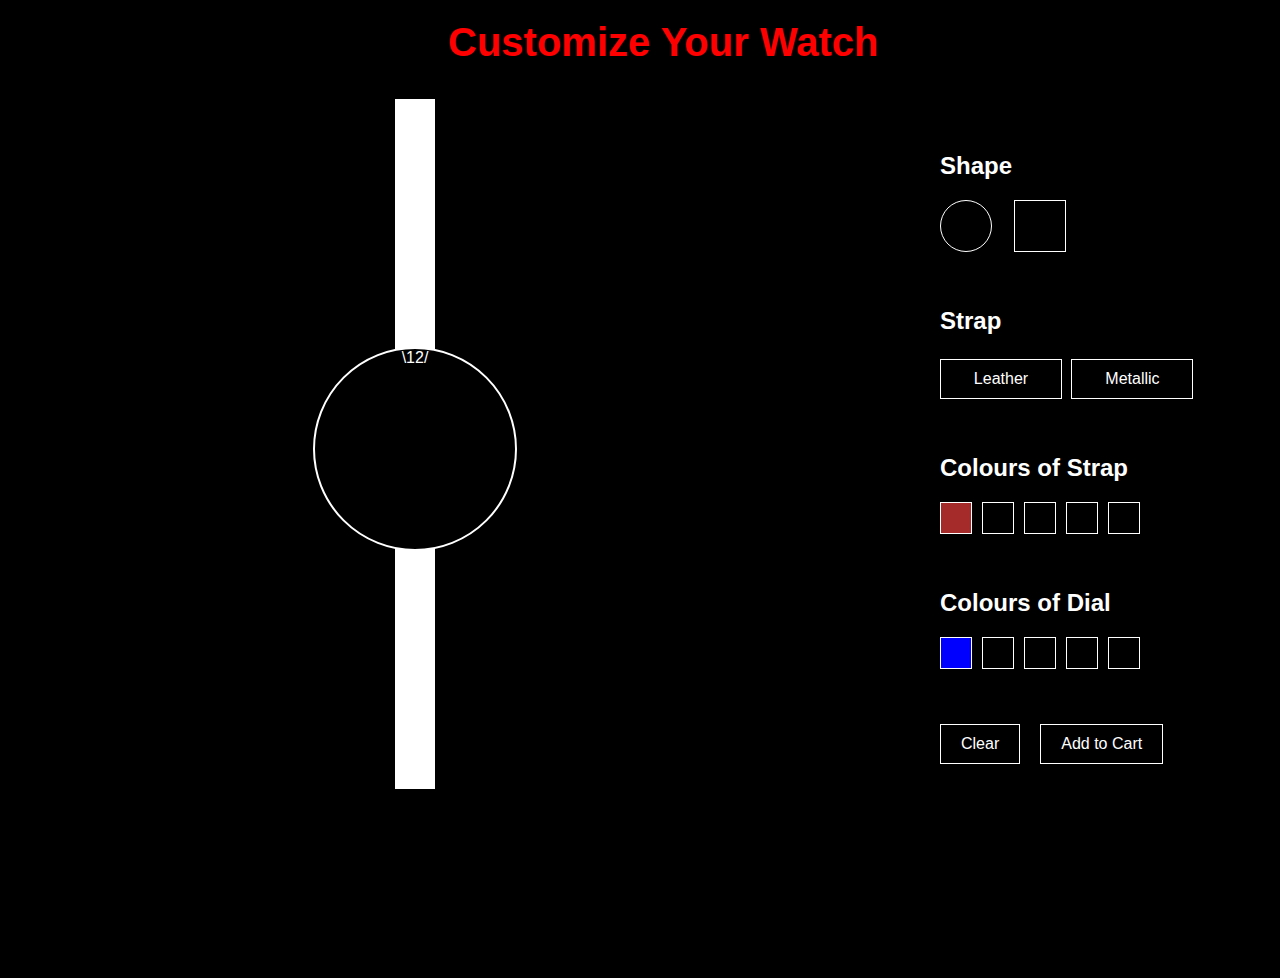
<file: index.html>
<!DOCTYPE html>
<html lang="en">
<head>
  <meta charset="UTF-8">
  <meta name="viewport" content="width=device-width, initial-scale=1.0">
  <title>Watch Customization</title>
  <link rel="icon" type="image/x-icon" href="Icon.png">         
  <link rel="stylesheet" href="style.css">              
</head>
<body>
  <h1>Customize Your Watch</h1>
  <div class="container">
    
    <!-- Watch Preview -->
    <div class="watch-preview">
      <div class="watch-dial" id="dial">\12/</div>
      <div class="watch-strap1"></div>
      <div class="watch-strap2"></div>
    </div>  

    <!-- Customization Options -->
    <div class="options">
      
      <!-- Shape -->
      <div class="section">
        <h2>Shape</h2>
        <div class="shape-options">
          <div class="circle-shape"onclick="setShape('circle')"></div>
          <div class="square-shape"onclick="setShape('square')"></div>
        </div>
      </div>

      <!-- Strap -->
      <div class="section">
        <h2>Strap</h2>
        <div class="strap-type">
          <div class="option-box">Leather</div>
          <div class="option-box">Metallic</div>
        </div>
      </div>

      <!-- Strap Colors -->
      <div class="section">
        <h2>Colours of Strap</h2>
        <div class="color-row">
          <div class="color-box" data-color="brown" onclick="setStrapColor('brown')"></div>
          <div class="color-box"></div>
          <div class="color-box"></div>
          <div class="color-box"></div>
          <div class="color-box"></div>
        </div>
      </div>

      <!-- Dial Colors -->
      <div class="section">
        <h2>Colours of Dial</h2>
        <div class="color-row">
          <div class="color-box" data-color="blue" onclick="setDialColor('blue')"></div>
          <div class="color-box"></div>
          <div class="color-box"></div>
          <div class="color-box"></div>
          <div class="color-box"></div>
        </div>
      </div>

      <!-- Buttons -->
      <div class="section buttons">
        <div class="btn" onclick="clearWatch()">Clear</div>
        <div class="btn">Add to Cart</div>
      </div>

    </div>
  </div>
  <script src="script.js"></script>
</body>
</html>
</file>
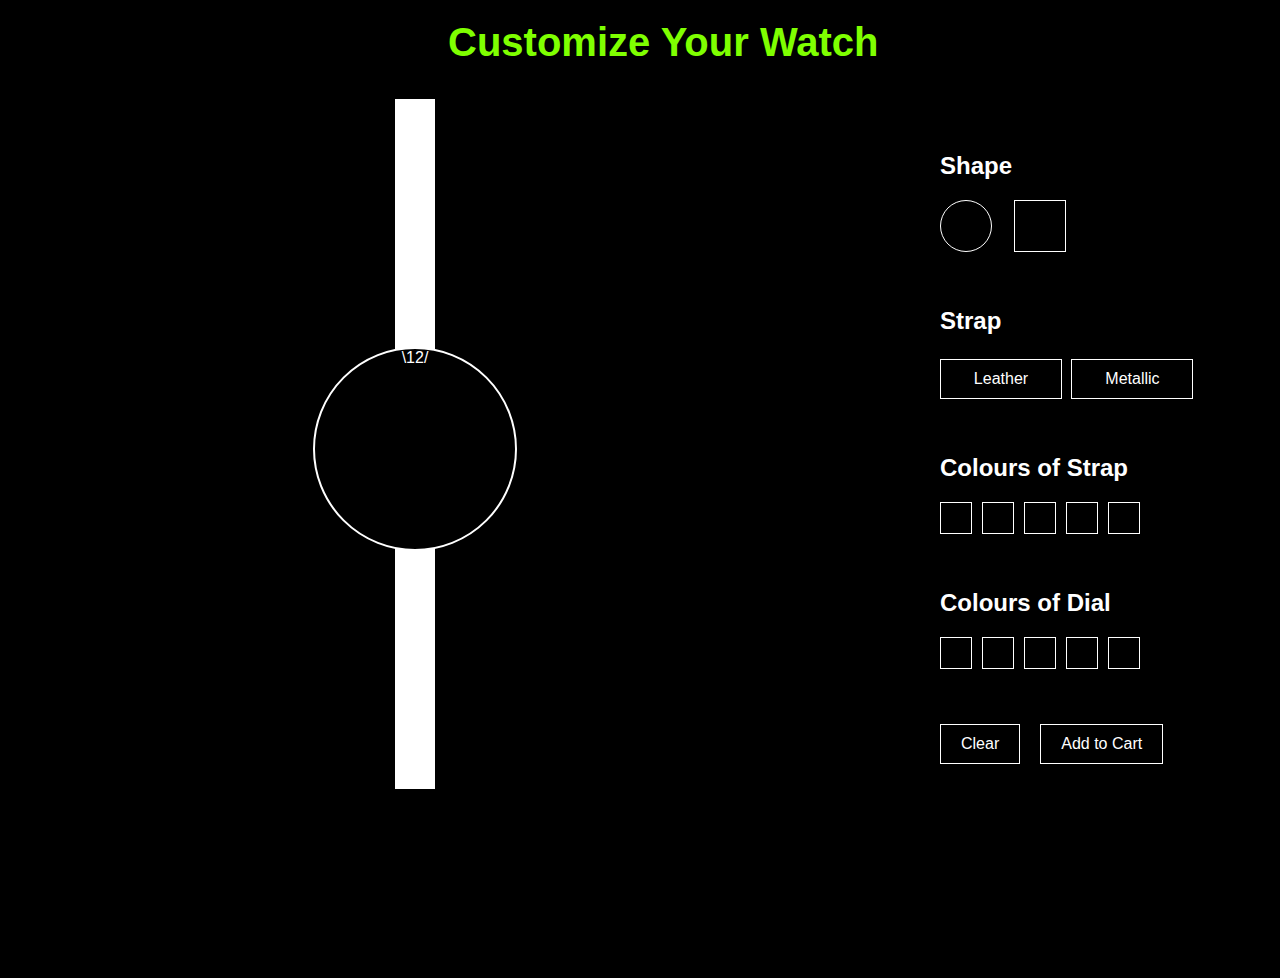
<file: Watch Customization/index.html>
<!DOCTYPE html>
<html lang="en">
<head>
  <meta charset="UTF-8">
  <meta name="viewport" content="width=device-width, initial-scale=1.0">
  <title>Watch Customization</title>
  <link rel="icon" type="image/x-icon" href="Icon.png">         
  <link rel="stylesheet" href="style.css">              
</head>
<body>
  <h1>Customize Your Watch</h1>
  <div class="container">
    
    <!-- Watch Preview -->
    <div class="watch-preview">
      <div class="watch-dial" id="dial">\12/</div>
      <div class="watch-strap1"></div>
      <div class="watch-strap2"></div>
    </div>  

    <!-- Customization Options -->
    <div class="options">
      
      <!-- Shape -->
      <div class="section">
        <h2>Shape</h2>
        <div class="shape-options">
          <div class="circle-shape"onclick="setShape('circle')"></div>
          <div class="square-shape"onclick="setShape('square')"></div>
        </div>
      </div>

      <!-- Strap -->
      <div class="section">
        <h2>Strap</h2>
        <div class="strap-type">
          <div class="option-box">Leather</div>
          <div class="option-box">Metallic</div>
        </div>
      </div>

      <!-- Strap Colors -->
      <div class="section">
        <h2>Colours of Strap</h2>
        <div class="color-row">
          <div class="color-box" data-color="orange" onclick="setStrapColor('orange')"></div>
          <div class="color-box" data-color="brown" onclick="setStrapColor('brown')"></div>
          <div class="color-box" data-color="gray" onclick="setStrapColor('gray')"></div>
          <div class="color-box" data-color="yellow" onclick="setStrapColor('yellow')"></div>
          <div class="color-box" data-color="red" onclick="setStrapColor('red')"></div>
        </div>
      </div>

      <!-- Dial Colors -->
      <div class="section">
        <h2>Colours of Dial</h2>
        <div class="color-row">
          <div class="color-box" data-color="blue" onclick="setDialColor('blue')"></div>
          <div class="color-box" data-color="green" onclick="setDialColor('green')"></div>
          <div class="color-box" data-color="skyblue" onclick="setDialColor('skyblue')"></div>
          <div class="color-box" data-color="purple" onclick="setDialColor('purple')"></div>
          <div class="color-box" data-color="silver" onclick="setDialColor('silver')"></div>
        </div>
      </div>

      <!-- Buttons -->
      <div class="section buttons">
        <div class="btn" onclick="clearWatch()">Clear</div>
        <div class="btn" onclick="addCart()">Add to Cart</div>
      </div>
    </div>
  </div>
  <script src="script.js"></script>
</body>
</html>
</file>
<file: style.css>
body {
  background-color: black;
  color: white;
  font-family: sans-serif;
  margin: 0;
  padding: 0;
}

h1 {
  text-align: center;
  color: red;
  font-size: 40px;
  margin-top: 20px;
  margin-left: 35%;
  position: relative;
  display: inline-block;
  cursor: default;
}

h1::after {
  text-align: center;
  content: '';
  position: absolute;
  left: 50%;
  bottom: 0;
  transform: translateX(-50%) scaleX(0);
  transform-origin: center;
  width: 100%;
  height: 2px;
  background-color: red;
  transition: transform 0.3s ease;
}

h1:hover::after {
  transform: translateX(-50%) scaleX(1);
}

.container {
  display: flex;
  justify-content: space-between;
  padding: 40px;
  position: relative;
  gap: 50%;
}

.watch-preview {
  flex: 1;
  display: flex;
  flex-direction: column;
  align-items: center;
  gap: 20px;
  margin-top: 6%;
}

.watch-dial {
  width: 200px;
  height: 200px;
  border: 2px solid white;
  border-radius: 50%;
  position: relative;
  top: 19.5%;
  align-items: center;
  margin-left: 150%;
  text-align: center;
}

 .watch-strap1 { 
  width: 40px;
  height: 240px;
  background-color: white;
  position: relative;
  top: 16.5%;
  margin-left: 150%;
}

 .watch-strap2 { 
  width: 40px;
  height: 250px;
  background-color: white;
  position: relative;
  bottom: 80.2%;
  margin-left: 150%;
}

.options {
  flex: 1;
  display: flex;
  flex-direction: column;
  gap: 25px;
  cursor: pointer;
}

.section {
  margin-bottom: 10px;
}

.shape-options {
  display: flex;
  gap: 10px;
  margin-top: 5px;
}

.circle-shape{
  width: 50px;
  height: 50px;
  border: 1px solid white;
}
.square-shape {
  width: 50px;
  height: 50px;
  border: 1px solid white;
  margin-left: 4%;
}

.circle-shape {
  border-radius: 50%;
}

.option-box {
  border: 1px solid white;
  padding: 10px;
  margin: 5px 5px 0 0;
  display: inline-block;
  text-align: center;
  width: 100px;
}

.color-row {
  display: flex;
  gap: 10px;
  margin-top: 5px;
}

.color-box {
  width: 30px;
  height: 30px;
  border: 1px solid white;
  text-align: center;
  line-height: 30px;
}

.buttons {
  display: flex;
  gap: 20px;
  margin-top: 20px;
}

.btn {
  border: 1px solid white;
  padding: 10px 20px;
  cursor: pointer;
}

.color-box, .btn, .option-box, .circle-shape, .square-shape {
  transition: all 0.1s ease;
}

.color-box:hover, .btn:hover, .option-box:hover, .circle-shape:hover, .square-shape:hover {
  transform: scale(1.1);
  border-color: yellow;
}

@media (max-width: 768px) {
  .container {
    flex-direction: column;
    align-items: center;
    gap: 20px;
    padding: 20px;
  }

  .watch-preview {
    margin-left: 0;
    margin-top: 0;
  }
  .watch-strap1,
  .watch-dial,
  .watch-strap2 {
    margin-left: 0;
  }

  .options {
    width: 100%;
    align-items: center;
  }

  .strap-type,
  .color-row,
  .shape-options,
  .buttons {
    flex-wrap: wrap;
    justify-content: center;
  }

  .option-box,
  .btn {
    width: 100px;
    text-align: center;
    margin-bottom: 10px;
  }
}
</file>
<file: Watch Customization/style.css>
body {
  background-color: black;
  color: white;
  font-family: sans-serif;
  margin: 0;
  padding: 0;
}

h1 {
  text-align: center;
  color: chartreuse;
  font-size: 40px;
  margin-top: 20px;
  margin-left: 35%;
  position: relative;
  display: inline-block;
  cursor: default;
}

h1::after {
  text-align: center;
  content: '';
  position: absolute;
  left: 50%;
  bottom: 0;
  transform: translateX(-50%) scaleX(0);
  transform-origin: center;
  width: 100%;
  height: 2px;
  background-color: red;
  transition: transform 0.3s ease;
}

h1:hover::after {
  transform: translateX(-50%) scaleX(1);
}

.container {
  display: flex;
  justify-content: space-between;
  padding: 40px;
  position: relative;
  gap: 50%;
}

.watch-preview {
  flex: 1;
  display: flex;
  flex-direction: column;
  align-items: center;
  gap: 20px;
  margin-top: 6%;
}

.watch-dial {
  width: 200px;
  height: 200px;
  border: 2px solid white;
  border-radius: 50%;
  position: relative;
  top: 19.5%;
  align-items: center;
  margin-left: 150%;
  text-align: center;
}

 .watch-strap1 { 
  width: 40px;
  height: 240px;
  background-color: white;
  position: relative;
  top: 16.5%;
  margin-left: 150%;
}

 .watch-strap2 { 
  width: 40px;
  height: 250px;
  background-color: white;
  position: relative;
  bottom: 80.2%;
  margin-left: 150%;
}

.options {
  flex: 1;
  display: flex;
  flex-direction: column;
  gap: 25px;
  cursor: pointer;
}

.section {
  margin-bottom: 10px;
}

.shape-options {
  display: flex;
  gap: 10px;
  margin-top: 5px;
}

.circle-shape{
  width: 50px;
  height: 50px;
  border: 1px solid white;
}
.square-shape {
  width: 50px;
  height: 50px;
  border: 1px solid white;
  margin-left: 4%;
}

.circle-shape {
  border-radius: 50%;
}

.option-box {
  border: 1px solid white;
  padding: 10px;
  margin: 5px 5px 0 0;
  display: inline-block;
  text-align: center;
  width: 100px;
}

.color-row {
  display: flex;
  gap: 10px;
  margin-top: 5px;
}

.color-box {
  width: 30px;
  height: 30px;
  border: 1px solid white;
  text-align: center;
  line-height: 30px;
}

.buttons {
  display: flex;
  gap: 20px;
  margin-top: 20px;
}

.btn {
  border: 1px solid white;
  padding: 10px 20px;
  cursor: pointer;
}

.color-box, .btn, .option-box, .circle-shape, .square-shape {
  transition: all 0.1s ease;
}

.color-box:hover, .btn:hover, .option-box:hover, .circle-shape:hover, .square-shape:hover {
  transform: scale(1.1);
  border-color: yellow;
}

/* <!-- For Responsive -->
 @media (max-width: 768px) {
  .container {
    flex-direction: column;
    align-items: center;
    gap: 20px;
    padding: 20px;
  }

  h1{
    text-align: center;
    margin-left: 25% ;
  }
  .watch-dial {
    order: 2;
  }

  .watch-strap1 {
    order: 1;
  }

  .watch-strap2 {
    order: 3;
  }
  .watch-preview {
    margin-left: 0;
    margin-top: 0;
  }
  .watch-strap1,
  .watch-dial,
  .watch-strap2 {
    margin-left: 0;
  }

  .options {
    width: 100%;
    align-items: center;
  }

  .strap-type,
  .color-row,
  .shape-options,
  .buttons {
    flex-wrap: wrap;
    justify-content: center;
  }

  .shape-options{
    display: flex;
    flex-direction: row;
    justify-content: center;
    flex-wrap: nowrap;
    gap: 10px;
  } 
  .option-box,
  .btn {
    width: 100px;
    text-align: center;
    margin-bottom: 10px;
  }
} */
</file>
